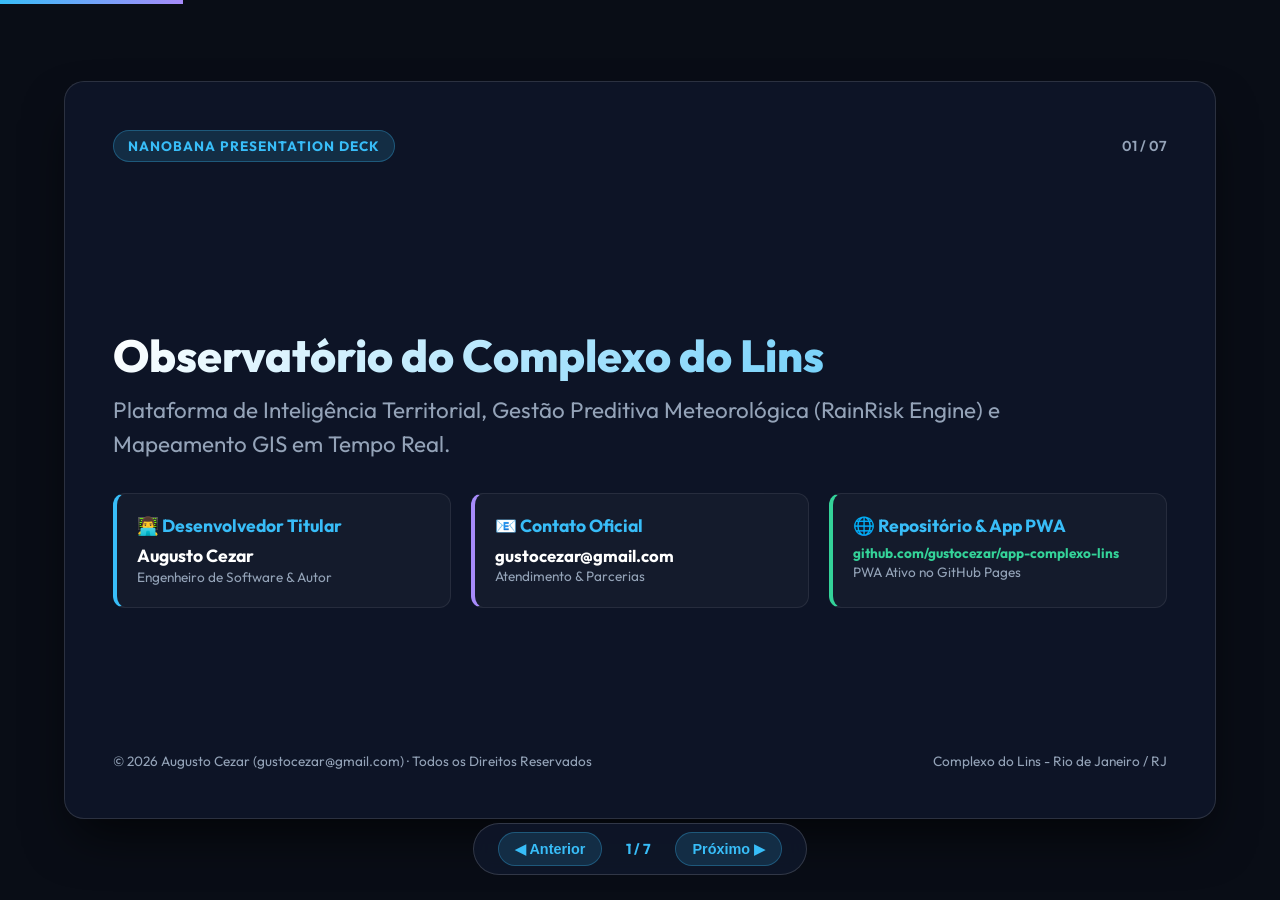
<file: apresentacao_nanobana_complexo_lins.html>
<!DOCTYPE html>
<html lang="pt-BR">
<head>
  <meta charset="UTF-8">
  <meta name="viewport" content="width=device-width, initial-scale=1.0">
  <title>Apresentação Executiva Nanobana - Observatório Complexo do Lins</title>
  
  <!-- Fonts -->
  <link rel="preconnect" href="https://fonts.googleapis.com">
  <link rel="preconnect" href="https://fonts.gstatic.com" crossorigin>
  <link href="https://fonts.googleapis.com/css2?family=Outfit:wght@300;400;500;600;700;800;900&display=swap" rel="stylesheet">
  
  <style>
    :root {
      --bg-dark: #090d16;
      --bg-card: rgba(15, 23, 42, 0.85);
      --primary: #38bdf8;
      --secondary: #a78bfa;
      --accent-green: #34d399;
      --accent-orange: #fb923c;
      --accent-red: #f87171;
      --text-main: #f8fafc;
      --text-muted: #94a3b8;
    }

    * {
      box-sizing: border-box;
      margin: 0;
      padding: 0;
    }

    body {
      font-family: 'Outfit', sans-serif;
      background-color: var(--bg-dark);
      color: var(--text-main);
      overflow: hidden;
      height: 100vh;
      width: 100vw;
    }

    /* Presentation Container */
    .deck-container {
      position: relative;
      width: 100%;
      height: 100vh;
      display: flex;
      justify-content: center;
      align-items: center;
    }

    .slide {
      position: absolute;
      width: 90%;
      max-width: 1200px;
      height: 82vh;
      background: var(--bg-card);
      border: 1px solid rgba(255, 255, 255, 0.12);
      border-radius: 20px;
      backdrop-filter: blur(16px);
      padding: 3rem;
      display: flex;
      flex-direction: column;
      justify-content: space-between;
      opacity: 0;
      visibility: hidden;
      transform: scale(0.95) translateY(20px);
      transition: all 0.5s cubic-bezier(0.16, 1, 0.3, 1);
      box-shadow: 0 25px 50px -12px rgba(0, 0, 0, 0.7);
    }

    .slide.active {
      opacity: 1;
      visibility: visible;
      transform: scale(1) translateY(0);
    }

    /* Header & Badges */
    .slide-header {
      display: flex;
      justify-content: space-between;
      align-items: center;
      border-bottom: 1px stroke rgba(255, 255, 255, 0.1);
      padding-bottom: 1rem;
      margin-bottom: 1.5rem;
    }

    .slide-tag {
      background: rgba(56, 189, 248, 0.15);
      color: var(--primary);
      padding: 6px 14px;
      border-radius: 30px;
      font-size: 0.85rem;
      font-weight: 700;
      text-transform: uppercase;
      letter-spacing: 1px;
      border: 1px solid rgba(56, 189, 248, 0.3);
    }

    .slide-number {
      font-size: 0.9rem;
      color: var(--text-muted);
      font-weight: 600;
    }

    h1 {
      font-size: 2.8rem;
      font-weight: 800;
      line-height: 1.15;
      background: linear-gradient(135deg, #ffffff 0%, var(--primary) 100%);
      -webkit-background-clip: text;
      -webkit-text-fill-color: transparent;
      margin-bottom: 0.8rem;
    }

    h2 {
      font-size: 2.2rem;
      font-weight: 700;
      color: #fff;
      margin-bottom: 1rem;
    }

    p.subtitle {
      font-size: 1.15rem;
      color: var(--text-muted);
      line-height: 1.5;
    }

    /* Grid Layouts inside slides */
    .grid-2 {
      display: grid;
      grid-template-columns: 1fr 1fr;
      gap: 1.5rem;
      margin-top: 1rem;
    }

    .grid-3 {
      display: grid;
      grid-template-columns: repeat(3, 1fr);
      gap: 1.25rem;
      margin-top: 1rem;
    }

    .grid-4 {
      display: grid;
      grid-template-columns: repeat(4, 1fr);
      gap: 1rem;
      margin-top: 1rem;
    }

    .card-box {
      background: rgba(255, 255, 255, 0.03);
      border: 1px solid rgba(255, 255, 255, 0.08);
      border-radius: 12px;
      padding: 1.25rem;
      transition: transform 0.2s ease;
    }

    .card-box:hover {
      transform: translateY(-4px);
      border-color: var(--primary);
    }

    .card-box h3 {
      font-size: 1.1rem;
      color: var(--primary);
      margin-bottom: 0.4rem;
    }

    .card-box p {
      font-size: 0.9rem;
      color: var(--text-muted);
      line-height: 1.4;
    }

    .highlight-val {
      font-size: 2.2rem;
      font-weight: 800;
      color: var(--accent-green);
      margin: 0.4rem 0;
    }

    /* Controls Bar */
    .controls {
      position: fixed;
      bottom: 25px;
      left: 50%;
      transform: translateX(-50%);
      display: flex;
      align-items: center;
      gap: 1.5rem;
      background: rgba(15, 23, 42, 0.9);
      border: 1px solid rgba(255, 255, 255, 0.15);
      padding: 8px 24px;
      border-radius: 40px;
      backdrop-filter: blur(10px);
      z-index: 100;
    }

    .btn-nav {
      background: rgba(56, 189, 248, 0.15);
      color: var(--primary);
      border: 1px solid rgba(56, 189, 248, 0.3);
      padding: 8px 16px;
      border-radius: 20px;
      font-weight: 700;
      font-size: 0.9rem;
      cursor: pointer;
      transition: all 0.2s ease;
    }

    .btn-nav:hover {
      background: var(--primary);
      color: #0f172a;
    }

    .progress-bar {
      position: fixed;
      top: 0;
      left: 0;
      height: 4px;
      background: linear-gradient(90deg, var(--primary), var(--secondary));
      transition: width 0.3s ease;
      z-index: 1000;
    }

    /* Author Footer */
    .slide-footer {
      display: flex;
      justify-content: space-between;
      align-items: center;
      border-top: 1px stroke rgba(255, 255, 255, 0.08);
      padding-top: 1rem;
      font-size: 0.85rem;
      color: var(--text-muted);
    }
  </style>
</head>
<body>

  <div class="progress-bar" id="progress"></div>

  <div class="deck-container">

    <!-- SLIDE 1: CAPA DA APRESENTAÇÃO -->
    <div class="slide active" id="slide-1">
      <div class="slide-header">
        <span class="slide-tag">NANOBANA PRESENTATION DECK</span>
        <span class="slide-number">01 / 07</span>
      </div>
      
      <div style="margin: auto 0;">
        <h1>Observatório do Complexo do Lins</h1>
        <p class="subtitle" style="font-size: 1.4rem; max-width: 900px; margin-bottom: 2rem;">
          Plataforma de Inteligência Territorial, Gestão Preditiva Meteorológica (RainRisk Engine) e Mapeamento GIS em Tempo Real.
        </p>

        <div class="grid-3" style="margin-top: 1rem;">
          <div class="card-box" style="border-left: 4px solid var(--primary);">
            <h3>👨‍💻 Desenvolvedor Titular</h3>
            <p style="font-size: 1.1rem; color: #fff; font-weight: 700; margin-top: 4px;">Augusto Cezar</p>
            <p style="font-size: 0.85rem;">Engenheiro de Software & Autor</p>
          </div>

          <div class="card-box" style="border-left: 4px solid var(--secondary);">
            <h3>📧 Contato Oficial</h3>
            <p style="font-size: 1.05rem; color: #fff; font-weight: 700; margin-top: 4px;">gustocezar@gmail.com</p>
            <p style="font-size: 0.85rem;">Atendimento & Parcerias</p>
          </div>

          <div class="card-box" style="border-left: 4px solid var(--accent-green);">
            <h3>🌐 Repositório & App PWA</h3>
            <p style="font-size: 0.85rem; color: var(--accent-green); font-weight: 700; margin-top: 4px;">github.com/gustocezar/app-complexo-lins</p>
            <p style="font-size: 0.85rem;">PWA Ativo no GitHub Pages</p>
          </div>
        </div>
      </div>

      <div class="slide-footer">
        <span>© 2026 Augusto Cezar (gustocezar@gmail.com) · Todos os Direitos Reservados</span>
        <span>Complexo do Lins - Rio de Janeiro / RJ</span>
      </div>
    </div>

    <!-- SLIDE 2: O DESAFIO TERRITORIAL -->
    <div class="slide" id="slide-2">
      <div class="slide-header">
        <span class="slide-tag">01. DIAGNÓSTICO URBANO</span>
        <span class="slide-number">02 / 07</span>
      </div>

      <h2>O Desafio Socioambiental do Lins</h2>
      <p class="subtitle">12 comunidades e morros com alta declividade, vulnerabilidade sanitária e riscos geotécnicos recorrentes.</p>

      <div class="grid-4" style="margin-top: 1.5rem;">
        <div class="card-box">
          <span style="font-size: 0.8rem; text-transform: uppercase; color: var(--primary);">População Censo 2022</span>
          <div class="highlight-val">34.850</div>
          <p>Moradores distribuídos nos 12 morros do complexo.</p>
        </div>

        <div class="card-box">
          <span style="font-size: 0.8rem; text-transform: uppercase; color: var(--accent-red);">Risco Geotécnico</span>
          <div class="highlight-val" style="color: var(--accent-red);">24,6%</div>
          <p>Domicílios expostos a blocos rochosos instáveis.</p>
        </div>

        <div class="card-box">
          <span style="font-size: 0.8rem; text-transform: uppercase; color: var(--accent-orange);">Esgoto In Natura</span>
          <div class="highlight-val" style="color: var(--accent-orange);">37,9%</div>
          <p>Residências sem esgotamento sanitário formal.</p>
        </div>

        <div class="card-box">
          <span style="font-size: 0.8rem; text-transform: uppercase; color: var(--secondary);">Incidência Dengue</span>
          <div class="highlight-val" style="color: var(--secondary);">650</div>
          <p>Casos por 100 mil hab. nos picos sazonais.</p>
        </div>
      </div>

      <div class="slide-footer">
        <span>Fonte: Censos IBGE (2000-2022), Geo-Rio e Data.Rio</span>
        <span>Augusto Cezar · gustocezar@gmail.com</span>
      </div>
    </div>

    <!-- SLIDE 3: ARQUITETURA EM 10 VISÕES -->
    <div class="slide" id="slide-3">
      <div class="slide-header">
        <span class="slide-tag">02. ESTRUTURA DO SOFTWARE</span>
        <span class="slide-number">03 / 07</span>
      </div>

      <h2>Arquitetura Integrada em 10 Visões</h2>
      <p class="subtitle">Uma plataforma única (Single Page Application) cobrindo todos os eixos de gestão pública.</p>

      <div class="grid-2" style="margin-top: 1rem;">
        <div class="card-box">
          <h3>🔴 1. Painel do Dia & 24h</h3>
          <p>Polling real-time de 10 min (Open-Meteo), Alerta Rio e histórico auditável das últimas 24 horas com SLA do 1746.</p>
        </div>

        <div class="card-box">
          <h3>🗺️ 2. Mapa GIS, CEP & GPS</h3>
          <p>Geolocalização via ViaCEP e GPS do celular com cálculo Haversine de distância até o risco mais próximo.</p>
        </div>

        <div class="card-box">
          <h3>🚦 3. Sala de Situação (7/15/30d)</h3>
          <p>Planejamento estratégico de horizontes operacionais para a Defesa Civil, Comlurb e Rio-Águas.</p>
        </div>

        <div class="card-box">
          <h3>🔮 4. Simulador RainRisk</h3>
          <p>Algoritmo preditivo de demanda do 1746 (alagamentos, deslizamentos e bueiros) baseado em chuva horária e acumulado.</p>
        </div>
      </div>

      <div class="slide-footer">
        <span>Desenvolvido por Augusto Cezar</span>
        <span>gustocezar@gmail.com</span>
      </div>
    </div>

    <!-- SLIDE 4: MOTOR PREDITIVO RAINRISK & HAVERSINE -->
    <div class="slide" id="slide-4">
      <div class="slide-header">
        <span class="slide-tag">03. INOVAÇÃO TECNOLÓGICA</span>
        <span class="slide-number">04 / 07</span>
      </div>

      <h2>Motores Preditivos & Geodésicos</h2>
      <p class="subtitle">Inteligência de dados aplicada à prevenção de desastres naturais.</p>

      <div class="grid-2" style="margin-top: 1rem;">
        <div class="card-box" style="border-top: 4px solid var(--primary);">
          <h3>🌧️ Algoritmo RainRisk (Previsão 1746)</h3>
          <p style="margin-top: 0.5rem; font-family: monospace; color: var(--primary);">
            N_alagamentos = round(4 + 6.5*(P_h/10) + 8.0*(P_24h/40))<br>
            N_deslizamentos = round(1 + 3.5*(P_24h/40)^1.8)<br>
            N_bueiros = round(6 + 4.2*(P_h/10))
          </p>
          <p style="margin-top: 0.6rem; font-size: 0.85rem;">Calcula instantaneamente o volume de chamados da Central 1746 por categoria.</p>
        </div>

        <div class="card-box" style="border-top: 4px solid var(--accent-green);">
          <h3>📐 Motor Geodésico Haversine (GPS / CEP)</h3>
          <p style="margin-top: 0.5rem; font-family: monospace; color: var(--accent-green);">
            d = 2 * R * asin(sqrt(sin²(Δφ/2) + cos(φ1)*cos(φ2)*sin²(Δλ/2)))
          </p>
          <p style="margin-top: 0.6rem; font-size: 0.85rem;">Calcula a distância exata em metros da posição GPS do morador até a rocha instável mais próxima e desenha o vetor tracejado no Leaflet.</p>
        </div>
      </div>

      <div class="slide-footer">
        <span>Modelos Matemáticos Proprietários</span>
        <span>Augusto Cezar · gustocezar@gmail.com</span>
      </div>
    </div>

    <!-- SLIDE 5: CLUSTERS K-MEANS -->
    <div class="slide" id="slide-5">
      <div class="slide-header">
        <span class="slide-tag">04. ANÁLISE ESPACIAL</span>
        <span class="slide-number">05 / 07</span>
      </div>

      <h2>Agrupamentos K-Means ($k=3$) Descritivos</h2>
      <p class="subtitle">Classificação socioespacial das 12 comunidades baseada em vulnerabilidade geotécnica e infraestrutura.</p>

      <div class="grid-3" style="margin-top: 1rem;">
        <div class="card-box" style="border-left: 5px solid var(--accent-red);">
          <h3 style="color: var(--accent-red);">🔴 Cluster 1</h3>
          <p style="font-weight: 700; color: #fff; font-size: 0.95rem; margin: 4px 0;">Morros de Alta Vulnerabilidade Sanitária & Geotécnica</p>
          <p style="font-size: 0.85rem;">Morro do Cotia, Dona Francisca, Gambá, Santa Terezinha. Topo de morro, esgoto 49%, picos de Dengue.</p>
        </div>

        <div class="card-box" style="border-left: 5px solid var(--accent-orange);">
          <h3 style="color: var(--accent-orange);">🟧 Cluster 2</h3>
          <p style="font-weight: 700; color: #fff; font-size: 0.95rem; margin: 4px 0;">Encostas de Adensamento Populacional & Risco Moderado</p>
          <p style="font-size: 0.85rem;">Cachoeira Grande, Morro do Amor, Barro Vermelho, Cachoeirinha. Encostas densas, saneamento intermediário.</p>
        </div>

        <div class="card-box" style="border-left: 5px solid var(--accent-green);">
          <h3 style="color: var(--accent-green);">🟢 Cluster 3</h3>
          <p style="font-weight: 700; color: #fff; font-size: 0.95rem; margin: 4px 0;">Áreas de Sopé com Maior Integração Urbana</p>
          <p style="font-size: 0.85rem;">Boca do Mato, Barro Preto, N. Sra. da Guia, Vila Cabuçu. Sopé, renda > 1.5 salários, 73% saneamento.</p>
        </div>
      </div>

      <div class="slide-footer">
        <span>Agrupamento Multivariado K-Means</span>
        <span>Augusto Cezar · gustocezar@gmail.com</span>
      </div>
    </div>

    <!-- SLIDE 6: PWA MOBILE -->
    <div class="slide" id="slide-6">
      <div class="slide-header">
        <span class="slide-tag">05. APLICATIVO MOBILE</span>
        <span class="slide-number">06 / 07</span>
      </div>

      <h2>PWA Instalável no Celular (Android & iOS)</h2>
      <p class="subtitle">Acesso rápido em tela cheia com funcionamento offline e ícone na tela inicial.</p>

      <div class="grid-2" style="margin-top: 1rem;">
        <div class="card-box">
          <h3>📱 Recursos PWA Implementados</h3>
          <ul style="margin-top: 0.5rem; padding-left: 1.2rem; color: var(--text-muted); font-size: 0.95rem; line-height: 1.6;">
            <li><strong>Service Worker (<code style="color: var(--primary);">sw.js</code>):</strong> Caching inteligente de mapas e dados para uso offline nos morros.</li>
            <li><strong>Manifesto Nativo (<code style="color: var(--primary);">manifest.json</code>):</strong> Suporte a modo Standalone sem barra de navegador.</li>
            <li><strong>Prompt de Instalação:</strong> Botão automático <code style="color: var(--secondary);">📱 Instalar App no Celular</code>.</li>
          </ul>
        </div>

        <div class="card-box" style="background: rgba(56, 189, 248, 0.08); border-color: var(--primary);">
          <h3>🌐 Link de Acesso Público (4G/5G)</h3>
          <p style="margin-top: 0.5rem; font-size: 1.1rem; font-weight: 700; color: var(--primary);">
            gustocezar.github.io/app-complexo-lins/
          </p>
          <p style="margin-top: 0.8rem; font-size: 0.85rem;">Publicado e hospedado gratuitamente via GitHub Pages com certificado HTTPS de segurança.</p>
        </div>
      </div>

      <div class="slide-footer">
        <span>Progressive Web App Standard</span>
        <span>Augusto Cezar · gustocezar@gmail.com</span>
      </div>
    </div>

    <!-- SLIDE 7: CONTATO E DIREITOS -->
    <div class="slide" id="slide-7">
      <div class="slide-header">
        <span class="slide-tag">06. ENCERRAMENTO & PROPRIEDADE</span>
        <span class="slide-number">07 / 07</span>
      </div>

      <h2>Contato & Direitos de Autoria</h2>
      <p class="subtitle">Projeto desenvolvido com exclusividade e direitos reservados.</p>

      <div class="grid-2" style="margin-top: 1.5rem;">
        <div class="card-box" style="border-left: 5px solid var(--primary);">
          <h3>👨‍💻 Desenvolvedor Titular</h3>
          <p style="font-size: 1.3rem; font-weight: 800; color: #fff; margin-top: 4px;">Augusto Cezar</p>
          <p style="margin-top: 0.5rem;"><strong>Email:</strong> gustocezar@gmail.com</p>
          <p><strong>GitHub:</strong> github.com/gustocezar</p>
        </div>

        <div class="card-box" style="border-left: 5px solid var(--secondary);">
          <h3>⚖️ Termos de Licença</h3>
          <p style="font-size: 0.9rem; margin-top: 4px;">
            Este software é de propriedade privada e exclusiva de <strong>Augusto Cezar</strong>. Todos os Direitos Reservados © 2026.
          </p>
          <p style="font-size: 0.85rem; margin-top: 0.5rem;">Atribuição de autoria obrigatória para citações técnicas e acadêmicas.</p>
        </div>
      </div>

      <div class="slide-footer">
        <span>Obrigado! · Contato: gustocezar@gmail.com</span>
        <span>Rio de Janeiro - RJ | 2026</span>
      </div>
    </div>

  </div>

  <!-- Slide Controls -->
  <div class="controls">
    <button class="btn-nav" id="btn-prev">◀ Anterior</button>
    <span id="slide-counter" style="font-weight: 700; font-size: 0.9rem; color: var(--primary);">1 / 7</span>
    <button class="btn-nav" id="btn-next">Próximo ▶</button>
  </div>

  <script>
    let currentSlide = 0;
    const slides = document.querySelectorAll('.slide');
    const totalSlides = slides.length;
    const counter = document.getElementById('slide-counter');
    const progressBar = document.getElementById('progress');

    function updateSlide(index) {
      slides.forEach((s, idx) => {
        s.classList.toggle('active', idx === index);
      });
      counter.textContent = `${index + 1} / ${totalSlides}`;
      progressBar.style.width = `${((index + 1) / totalSlides) * 100}%`;
    }

    document.getElementById('btn-next').addEventListener('click', () => {
      if (currentSlide < totalSlides - 1) {
        currentSlide++;
        updateSlide(currentSlide);
      }
    });

    document.getElementById('btn-prev').addEventListener('click', () => {
      if (currentSlide > 0) {
        currentSlide--;
        updateSlide(currentSlide);
      }
    });

    document.addEventListener('keydown', (e) => {
      if (e.key === 'ArrowRight' || e.key === ' ') {
        if (currentSlide < totalSlides - 1) {
          currentSlide++;
          updateSlide(currentSlide);
        }
      } else if (e.key === 'ArrowLeft') {
        if (currentSlide > 0) {
          currentSlide--;
          updateSlide(currentSlide);
        }
      }
    });

    updateSlide(0);
  </script>
</body>
</html>
</file>
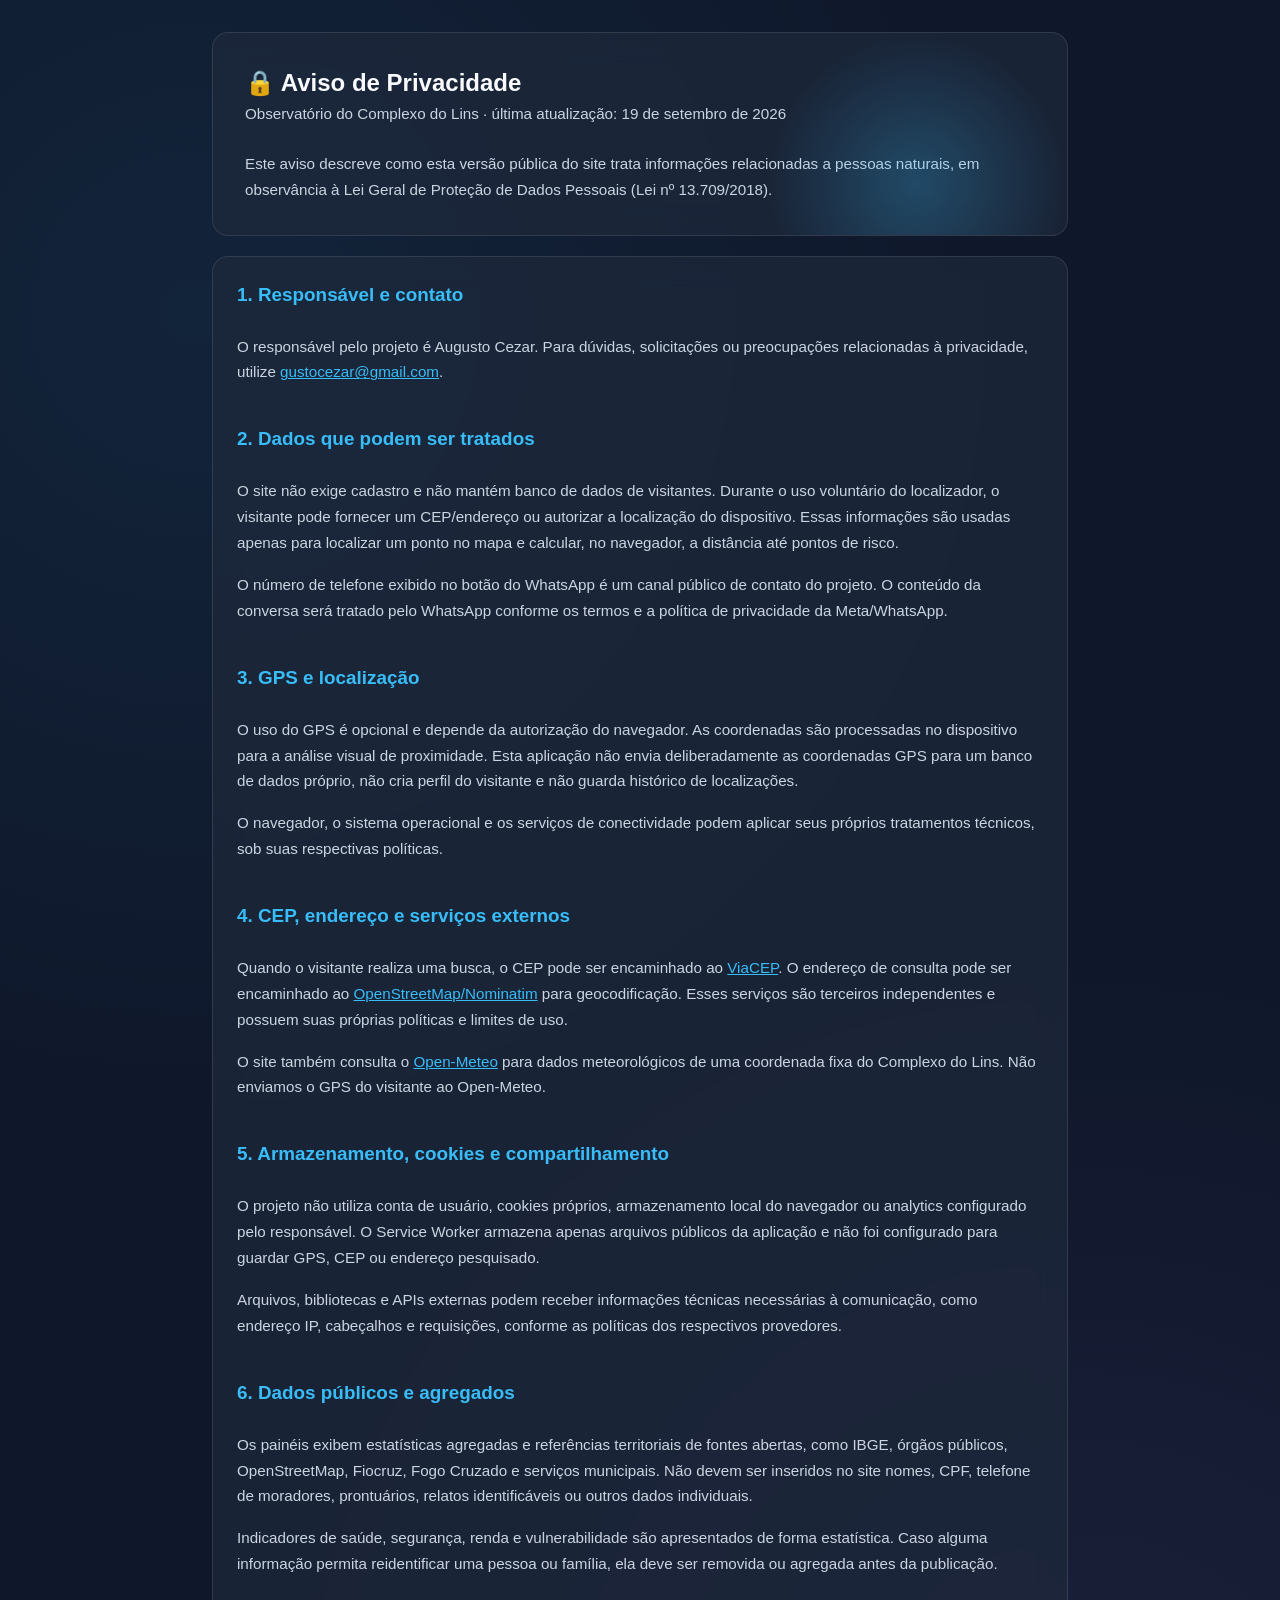
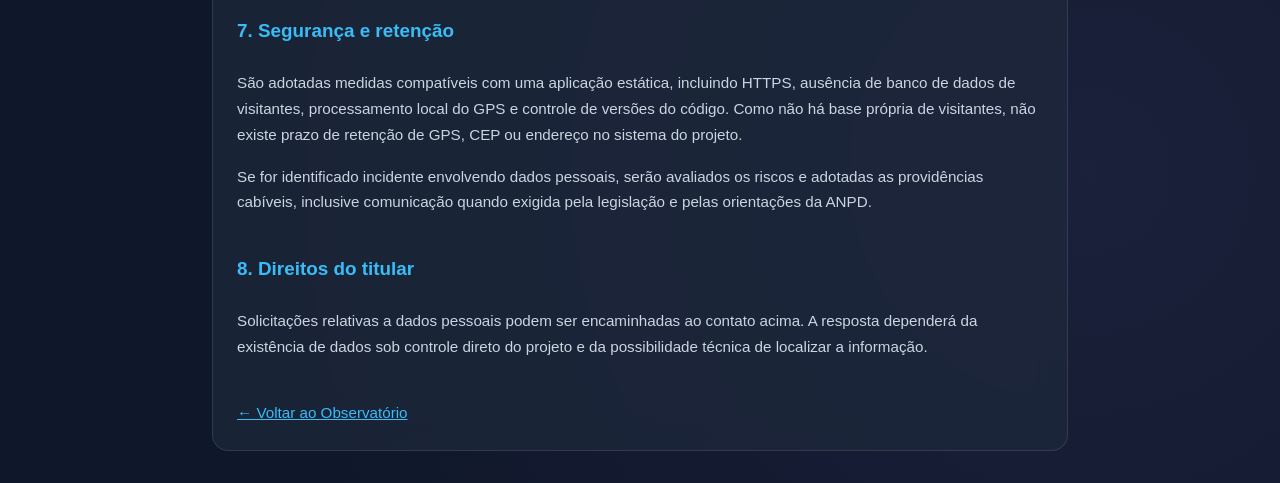
<file: privacidade.html>
<!DOCTYPE html>
<html lang="pt-BR">
<head>
  <meta charset="UTF-8">
  <meta name="viewport" content="width=device-width, initial-scale=1.0">
  <meta name="referrer" content="strict-origin-when-cross-origin">
  <meta http-equiv="Permissions-Policy" content="geolocation=(self)">
  <meta name="theme-color" content="#0f172a">
  <title>Aviso de Privacidade · Observatório do Complexo do Lins</title>
  <link rel="stylesheet" href="styles.css">
  <style>
    .privacy-page { max-width: 920px; margin: 0 auto; padding: 2rem; }
    .privacy-page .hero-card { margin-bottom: 1.25rem; }
    .privacy-page h2 { color: var(--primary); margin: 1.5rem 0 0.55rem; font-size: 1.18rem; }
    .privacy-page h2:first-child { margin-top: 0; }
    .privacy-page p, .privacy-page li { color: #cbd5e1; font-size: 0.95rem; line-height: 1.7; }
    .privacy-page ul { padding-left: 1.25rem; }
    .privacy-page a { color: var(--primary); text-decoration: underline; }
    .privacy-meta { color: var(--text-muted); font-size: 0.82rem; }
  </style>
</head>
<body>
  <main class="privacy-page">
    <section class="hero-card">
      <div class="hero-header">
        <h1>🔒 Aviso de Privacidade</h1>
        <p>Observatório do Complexo do Lins · última atualização: 19 de setembro de 2026</p>
      </div>
      <p class="privacy-meta">Este aviso descreve como esta versão pública do site trata informações relacionadas a pessoas naturais, em observância à Lei Geral de Proteção de Dados Pessoais (Lei nº 13.709/2018).</p>
    </section>

    <section class="chart-card">
      <h2>1. Responsável e contato</h2>
      <p>O responsável pelo projeto é Augusto Cezar. Para dúvidas, solicitações ou preocupações relacionadas à privacidade, utilize <a href="mailto:gustocezar@gmail.com">gustocezar@gmail.com</a>.</p>

      <h2>2. Dados que podem ser tratados</h2>
      <p>O site não exige cadastro e não mantém banco de dados de visitantes. Durante o uso voluntário do localizador, o visitante pode fornecer um CEP/endereço ou autorizar a localização do dispositivo. Essas informações são usadas apenas para localizar um ponto no mapa e calcular, no navegador, a distância até pontos de risco.</p>
      <p>O número de telefone exibido no botão do WhatsApp é um canal público de contato do projeto. O conteúdo da conversa será tratado pelo WhatsApp conforme os termos e a política de privacidade da Meta/WhatsApp.</p>

      <h2>3. GPS e localização</h2>
      <p>O uso do GPS é opcional e depende da autorização do navegador. As coordenadas são processadas no dispositivo para a análise visual de proximidade. Esta aplicação não envia deliberadamente as coordenadas GPS para um banco de dados próprio, não cria perfil do visitante e não guarda histórico de localizações.</p>
      <p>O navegador, o sistema operacional e os serviços de conectividade podem aplicar seus próprios tratamentos técnicos, sob suas respectivas políticas.</p>

      <h2>4. CEP, endereço e serviços externos</h2>
      <p>Quando o visitante realiza uma busca, o CEP pode ser encaminhado ao <a href="https://viacep.com.br/" target="_blank" rel="noopener noreferrer">ViaCEP</a>. O endereço de consulta pode ser encaminhado ao <a href="https://nominatim.openstreetmap.org/" target="_blank" rel="noopener noreferrer">OpenStreetMap/Nominatim</a> para geocodificação. Esses serviços são terceiros independentes e possuem suas próprias políticas e limites de uso.</p>
      <p>O site também consulta o <a href="https://open-meteo.com/" target="_blank" rel="noopener noreferrer">Open-Meteo</a> para dados meteorológicos de uma coordenada fixa do Complexo do Lins. Não enviamos o GPS do visitante ao Open-Meteo.</p>

      <h2>5. Armazenamento, cookies e compartilhamento</h2>
      <p>O projeto não utiliza conta de usuário, cookies próprios, armazenamento local do navegador ou analytics configurado pelo responsável. O Service Worker armazena apenas arquivos públicos da aplicação e não foi configurado para guardar GPS, CEP ou endereço pesquisado.</p>
      <p>Arquivos, bibliotecas e APIs externas podem receber informações técnicas necessárias à comunicação, como endereço IP, cabeçalhos e requisições, conforme as políticas dos respectivos provedores.</p>

      <h2>6. Dados públicos e agregados</h2>
      <p>Os painéis exibem estatísticas agregadas e referências territoriais de fontes abertas, como IBGE, órgãos públicos, OpenStreetMap, Fiocruz, Fogo Cruzado e serviços municipais. Não devem ser inseridos no site nomes, CPF, telefone de moradores, prontuários, relatos identificáveis ou outros dados individuais.</p>
      <p>Indicadores de saúde, segurança, renda e vulnerabilidade são apresentados de forma estatística. Caso alguma informação permita reidentificar uma pessoa ou família, ela deve ser removida ou agregada antes da publicação.</p>

      <h2>7. Segurança e retenção</h2>
      <p>São adotadas medidas compatíveis com uma aplicação estática, incluindo HTTPS, ausência de banco de dados de visitantes, processamento local do GPS e controle de versões do código. Como não há base própria de visitantes, não existe prazo de retenção de GPS, CEP ou endereço no sistema do projeto.</p>
      <p>Se for identificado incidente envolvendo dados pessoais, serão avaliados os riscos e adotadas as providências cabíveis, inclusive comunicação quando exigida pela legislação e pelas orientações da ANPD.</p>

      <h2>8. Direitos do titular</h2>
      <p>Solicitações relativas a dados pessoais podem ser encaminhadas ao contato acima. A resposta dependerá da existência de dados sob controle direto do projeto e da possibilidade técnica de localizar a informação.</p>

      <p style="margin-top: 1.5rem;"><a href="index.html">← Voltar ao Observatório</a></p>
    </section>
  </main>
</body>
</html>
</file>
<file: styles.css>
/* ==========================================================================
   OBSERVATÓRIO DADOS ABERTOS - COMPLEXO DO LINS
   Design System: Dark Mode Premium, Glassmorphism, Tabs, Cluster Badges
   ========================================================================== */

:root {
  --bg-dark: #0f172a;
  --bg-card: rgba(30, 41, 59, 0.75);
  --bg-card-hover: rgba(51, 65, 85, 0.85);
  --border-color: rgba(255, 255, 255, 0.1);
  --text-main: #f8fafc;
  --text-muted: #94a3b8;
  
  --primary: #38bdf8;
  --primary-glow: rgba(56, 189, 248, 0.25);
  --accent-green: #34d399;
  --accent-orange: #fb923c;
  --accent-red: #f87171;
  --accent-purple: #a78bfa;

  --font-family: 'Outfit', -apple-system, BlinkMacSystemFont, "Segoe UI", Roboto, sans-serif;
  --radius-lg: 16px;
  --radius-md: 12px;
  --radius-sm: 8px;
  --transition: all 0.25s cubic-bezier(0.4, 0, 0.2, 1);
}

* {
  box-sizing: border-box;
  margin: 0;
  padding: 0;
}

body {
  background-color: var(--bg-dark);
  color: var(--text-main);
  font-family: var(--font-family);
  min-height: 100vh;
  line-height: 1.5;
  overflow-x: hidden;
  background-image: 
    radial-gradient(circle at 15% 15%, rgba(56, 189, 248, 0.08) 0%, transparent 40%),
    radial-gradient(circle at 85% 85%, rgba(167, 139, 250, 0.08) 0%, transparent 40%);
}

/* Header & Top Bar */
.navbar {
  display: flex;
  justify-content: space-between;
  align-items: center;
  padding: 1.25rem 2rem;
  background: rgba(15, 23, 42, 0.85);
  backdrop-filter: blur(12px);
  border-bottom: 1px solid var(--border-color);
  position: sticky;
  top: 0;
  z-index: 1000;
}

.brand {
  display: flex;
  align-items: center;
  gap: 0.75rem;
}

.brand-icon {
  width: 42px;
  height: 42px;
  background: linear-gradient(135deg, var(--primary), var(--accent-purple));
  border-radius: var(--radius-md);
  display: flex;
  align-items: center;
  justify-content: center;
  font-weight: 800;
  font-size: 1.2rem;
  box-shadow: 0 4px 15px var(--primary-glow);
}

.brand-text h1 {
  font-size: 1.25rem;
  font-weight: 700;
  letter-spacing: -0.02em;
  background: linear-gradient(to right, #ffffff, #cbd5e1);
  -webkit-background-clip: text;
  -webkit-text-fill-color: transparent;
}

.brand-text p {
  font-size: 0.75rem;
  color: var(--text-muted);
}

.nav-actions {
  display: flex;
  gap: 0.75rem;
  align-items: center;
}

.btn {
  padding: 0.6rem 1.2rem;
  border-radius: var(--radius-md);
  font-weight: 600;
  font-size: 0.875rem;
  cursor: pointer;
  border: 1px solid var(--border-color);
  background: rgba(255, 255, 255, 0.05);
  color: var(--text-main);
  transition: var(--transition);
  display: inline-flex;
  align-items: center;
  gap: 0.5rem;
  text-decoration: none;
}

.btn:hover {
  background: rgba(255, 255, 255, 0.1);
  border-color: rgba(255, 255, 255, 0.2);
  transform: translateY(-2px);
}

.btn-primary {
  background: linear-gradient(135deg, #0284c7, #0369a1);
  border: none;
  box-shadow: 0 4px 14px rgba(2, 132, 199, 0.3);
}

.btn-primary:hover {
  background: linear-gradient(135deg, #0369a1, #075985);
  box-shadow: 0 6px 20px rgba(2, 132, 199, 0.4);
}

.privacy-inline-note {
  margin-top: 0.8rem;
  color: #cbd5e1;
  font-size: 0.78rem;
  line-height: 1.55;
  background: rgba(15, 23, 42, 0.58);
  border-left: 3px solid var(--accent-green);
  border-radius: 0 8px 8px 0;
  padding: 0.65rem 0.8rem;
}

.privacy-inline-note a {
  color: var(--primary);
  text-decoration: underline;
  font-weight: 600;
}

/* Tabs Navigation */
.tabs-nav {
  display: flex;
  gap: 0.5rem;
  border-bottom: 1px solid var(--border-color);
  padding: 0.5rem 0;
  overflow-x: auto;
}

.tab-btn {
  padding: 0.75rem 1.25rem;
  border-radius: var(--radius-md);
  background: transparent;
  border: 1px solid transparent;
  color: var(--text-muted);
  font-family: inherit;
  font-weight: 600;
  font-size: 0.9rem;
  cursor: pointer;
  transition: var(--transition);
  white-space: nowrap;
}

.tab-btn:hover {
  color: var(--text-main);
  background: rgba(255, 255, 255, 0.04);
}

.tab-btn.active {
  color: var(--primary);
  background: rgba(56, 189, 248, 0.12);
  border-color: rgba(56, 189, 248, 0.3);
}

.tab-content {
  display: none;
  flex-direction: column;
  gap: 2rem;
}

.tab-content.active {
  display: flex;
}

/* Layout Container */
.app-container {
  max-width: 1440px;
  margin: 0 auto;
  padding: 2rem;
  display: flex;
  flex-direction: column;
  gap: 2rem;
}

/* Hero Section */
.hero-card {
  background: var(--bg-card);
  backdrop-filter: blur(16px);
  border: 1px solid var(--border-color);
  border-radius: var(--radius-lg);
  padding: 2rem;
  display: flex;
  flex-direction: column;
  gap: 1.5rem;
  position: relative;
  overflow: hidden;
}

.hero-card::before {
  content: '';
  position: absolute;
  top: 0;
  right: 0;
  width: 300px;
  height: 300px;
  background: radial-gradient(circle, var(--primary-glow) 0%, transparent 70%);
  pointer-events: none;
}

.hero-header h2 {
  font-size: 1.75rem;
  font-weight: 700;
  margin-bottom: 0.5rem;
}

.hero-header p {
  color: var(--text-muted);
  max-width: 950px;
  font-size: 0.95rem;
}

/* Metrics Grid */
.metrics-grid {
  display: grid;
  grid-template-columns: repeat(auto-fit, minmax(200px, 1fr));
  gap: 1.25rem;
}

.metric-card {
  background: rgba(15, 23, 42, 0.6);
  border: 1px solid var(--border-color);
  padding: 1.25rem;
  border-radius: var(--radius-md);
  display: flex;
  flex-direction: column;
  gap: 0.5rem;
  transition: var(--transition);
}

.metric-card:hover {
  border-color: var(--primary);
  transform: translateY(-3px);
  box-shadow: 0 8px 25px rgba(0, 0, 0, 0.3);
}

.metric-title {
  font-size: 0.8rem;
  text-transform: uppercase;
  letter-spacing: 0.05em;
  color: var(--text-muted);
  font-weight: 600;
}

.metric-value {
  font-size: 1.85rem;
  font-weight: 800;
  color: var(--text-main);
  line-height: 1.1;
}

.metric-badge {
  display: inline-flex;
  align-items: center;
  padding: 0.25rem 0.5rem;
  border-radius: 9999px;
  font-size: 0.75rem;
  font-weight: 600;
  width: fit-content;
}

.badge-green { background: rgba(52, 211, 153, 0.15); color: var(--accent-green); }
.badge-orange { background: rgba(251, 146, 60, 0.15); color: var(--accent-orange); }
.badge-red { background: rgba(248, 113, 113, 0.15); color: var(--accent-red); }
.badge-blue { background: rgba(56, 189, 248, 0.15); color: var(--primary); }
.badge-purple { background: rgba(167, 139, 250, 0.15); color: var(--accent-purple); }

/* Main Grid Layout */
.dashboard-grid {
  display: grid;
  grid-template-columns: 1fr 380px;
  gap: 1.5rem;
}

@media (max-width: 1024px) {
  .dashboard-grid {
    grid-template-columns: 1fr;
  }
}

/* Map Container */
.map-card {
  background: var(--bg-card);
  backdrop-filter: blur(16px);
  border: 1px solid var(--border-color);
  border-radius: var(--radius-lg);
  overflow: hidden;
  display: flex;
  flex-direction: column;
  height: 520px;
}

.card-header {
  padding: 1.25rem 1.5rem;
  border-bottom: 1px solid var(--border-color);
  display: flex;
  justify-content: space-between;
  align-items: center;
  background: rgba(15, 23, 42, 0.4);
}

.card-title {
  font-size: 1.1rem;
  font-weight: 700;
  display: flex;
  align-items: center;
  gap: 0.5rem;
}

#map {
  width: 100%;
  height: 100%;
  z-index: 1;
}

/* Sidebar & Explorer */
.sidebar-panel {
  display: flex;
  flex-direction: column;
  gap: 1.5rem;
}

.community-list-card {
  background: var(--bg-card);
  backdrop-filter: blur(16px);
  border: 1px solid var(--border-color);
  border-radius: var(--radius-lg);
  padding: 1.25rem;
  display: flex;
  flex-direction: column;
  gap: 1rem;
  max-height: 520px;
}

.search-input {
  width: 100%;
  padding: 0.75rem 1rem;
  border-radius: var(--radius-md);
  border: 1px solid var(--border-color);
  background: rgba(15, 23, 42, 0.8);
  color: var(--text-main);
  font-family: inherit;
  font-size: 0.9rem;
  outline: none;
  transition: var(--transition);
}

.search-input:focus {
  border-color: var(--primary);
  box-shadow: 0 0 0 3px var(--primary-glow);
}

.community-scroll {
  overflow-y: auto;
  display: flex;
  flex-direction: column;
  gap: 0.75rem;
  padding-right: 0.25rem;
}

.community-scroll::-webkit-scrollbar {
  width: 6px;
}
.community-scroll::-webkit-scrollbar-thumb {
  background: rgba(255, 255, 255, 0.15);
  border-radius: 3px;
}

.community-item {
  background: rgba(15, 23, 42, 0.5);
  border: 1px solid var(--border-color);
  padding: 1rem;
  border-radius: var(--radius-md);
  cursor: pointer;
  transition: var(--transition);
  display: flex;
  justify-content: space-between;
  align-items: center;
}

.community-item:hover, .community-item.active {
  background: rgba(56, 189, 248, 0.12);
  border-color: var(--primary);
  transform: translateX(4px);
}

.community-info h4 {
  font-size: 0.95rem;
  font-weight: 600;
  margin-bottom: 0.2rem;
}

.community-info p {
  font-size: 0.75rem;
  color: var(--text-muted);
}

/* Cluster Card Components */
.clusters-grid {
  display: grid;
  grid-template-columns: repeat(auto-fit, minmax(320px, 1fr));
  gap: 1.5rem;
}

.cluster-card {
  background: var(--bg-card);
  border: 1px solid var(--border-color);
  border-radius: var(--radius-lg);
  padding: 1.5rem;
  display: flex;
  flex-direction: column;
  gap: 1rem;
  position: relative;
}

.cluster-card-header {
  display: flex;
  align-items: center;
  gap: 0.75rem;
}

.cluster-badge-icon {
  width: 14px;
  height: 14px;
  border-radius: 50%;
}

/* Charts Section */
.charts-grid {
  display: grid;
  grid-template-columns: repeat(auto-fit, minmax(400px, 1fr));
  gap: 1.5rem;
}

@media (max-width: 640px) {
  .charts-grid {
    grid-template-columns: 1fr;
  }
}

.chart-card {
  background: var(--bg-card);
  backdrop-filter: blur(16px);
  border: 1px solid var(--border-color);
  border-radius: var(--radius-lg);
  padding: 1.5rem;
  display: flex;
  flex-direction: column;
  gap: 1rem;
}

.chart-container {
  position: relative;
  height: 300px;
  width: 100%;
}

/* Modal / Data Table */
.data-table-card {
  background: var(--bg-card);
  backdrop-filter: blur(16px);
  border: 1px solid var(--border-color);
  border-radius: var(--radius-lg);
  padding: 1.5rem;
  overflow: hidden;
}

.table-responsive {
  overflow-x: auto;
}

/* Floating WhatsApp contact button */
.whatsapp-float {
  position: fixed;
  right: 1.25rem;
  bottom: 1.25rem;
  z-index: 1100;
  width: 58px;
  height: 58px;
  display: inline-flex;
  align-items: center;
  justify-content: center;
  border-radius: 50%;
  background: #25d366;
  color: #fff;
  box-shadow: 0 8px 24px rgba(37, 211, 102, 0.4), 0 2px 8px rgba(0, 0, 0, 0.35);
  transition: transform 180ms ease-out, box-shadow 180ms ease-out;
}

.whatsapp-float:hover {
  color: #fff;
  transform: translateY(-3px) scale(1.04);
  box-shadow: 0 12px 28px rgba(37, 211, 102, 0.5), 0 3px 10px rgba(0, 0, 0, 0.4);
}

.whatsapp-float:focus-visible {
  outline: 3px solid #fff;
  outline-offset: 4px;
}

.whatsapp-float:active {
  transform: scale(0.97);
}

.whatsapp-float svg {
  width: 31px;
  height: 31px;
  fill: currentColor;
}

@media (max-width: 640px) {
  .whatsapp-float {
    right: 1rem;
    bottom: 1rem;
    width: 54px;
    height: 54px;
  }

  .whatsapp-float svg {
    width: 29px;
    height: 29px;
  }
}

table {
  width: 100%;
  border-collapse: collapse;
  text-align: left;
  font-size: 0.9rem;
}

th, td {
  padding: 1rem;
  border-bottom: 1px solid var(--border-color);
}

th {
  background: rgba(15, 23, 42, 0.8);
  font-weight: 600;
  color: var(--text-muted);
  text-transform: uppercase;
  font-size: 0.75rem;
  letter-spacing: 0.05em;
}

tr:hover td {
  background: rgba(255, 255, 255, 0.03);
}

/* Progress bar for IVM */
.ivm-bar-bg {
  width: 100%;
  height: 8px;
  background: rgba(255, 255, 255, 0.1);
  border-radius: 4px;
  overflow: hidden;
  margin-top: 4px;
}

.ivm-bar-fill {
  height: 100%;
  border-radius: 4px;
  transition: width 0.5s ease;
}

/* Footer */
footer {
  text-align: center;
  padding: 2rem;
  border-top: 1px solid var(--border-color);
  color: var(--text-muted);
  font-size: 0.85rem;
}
</file>
